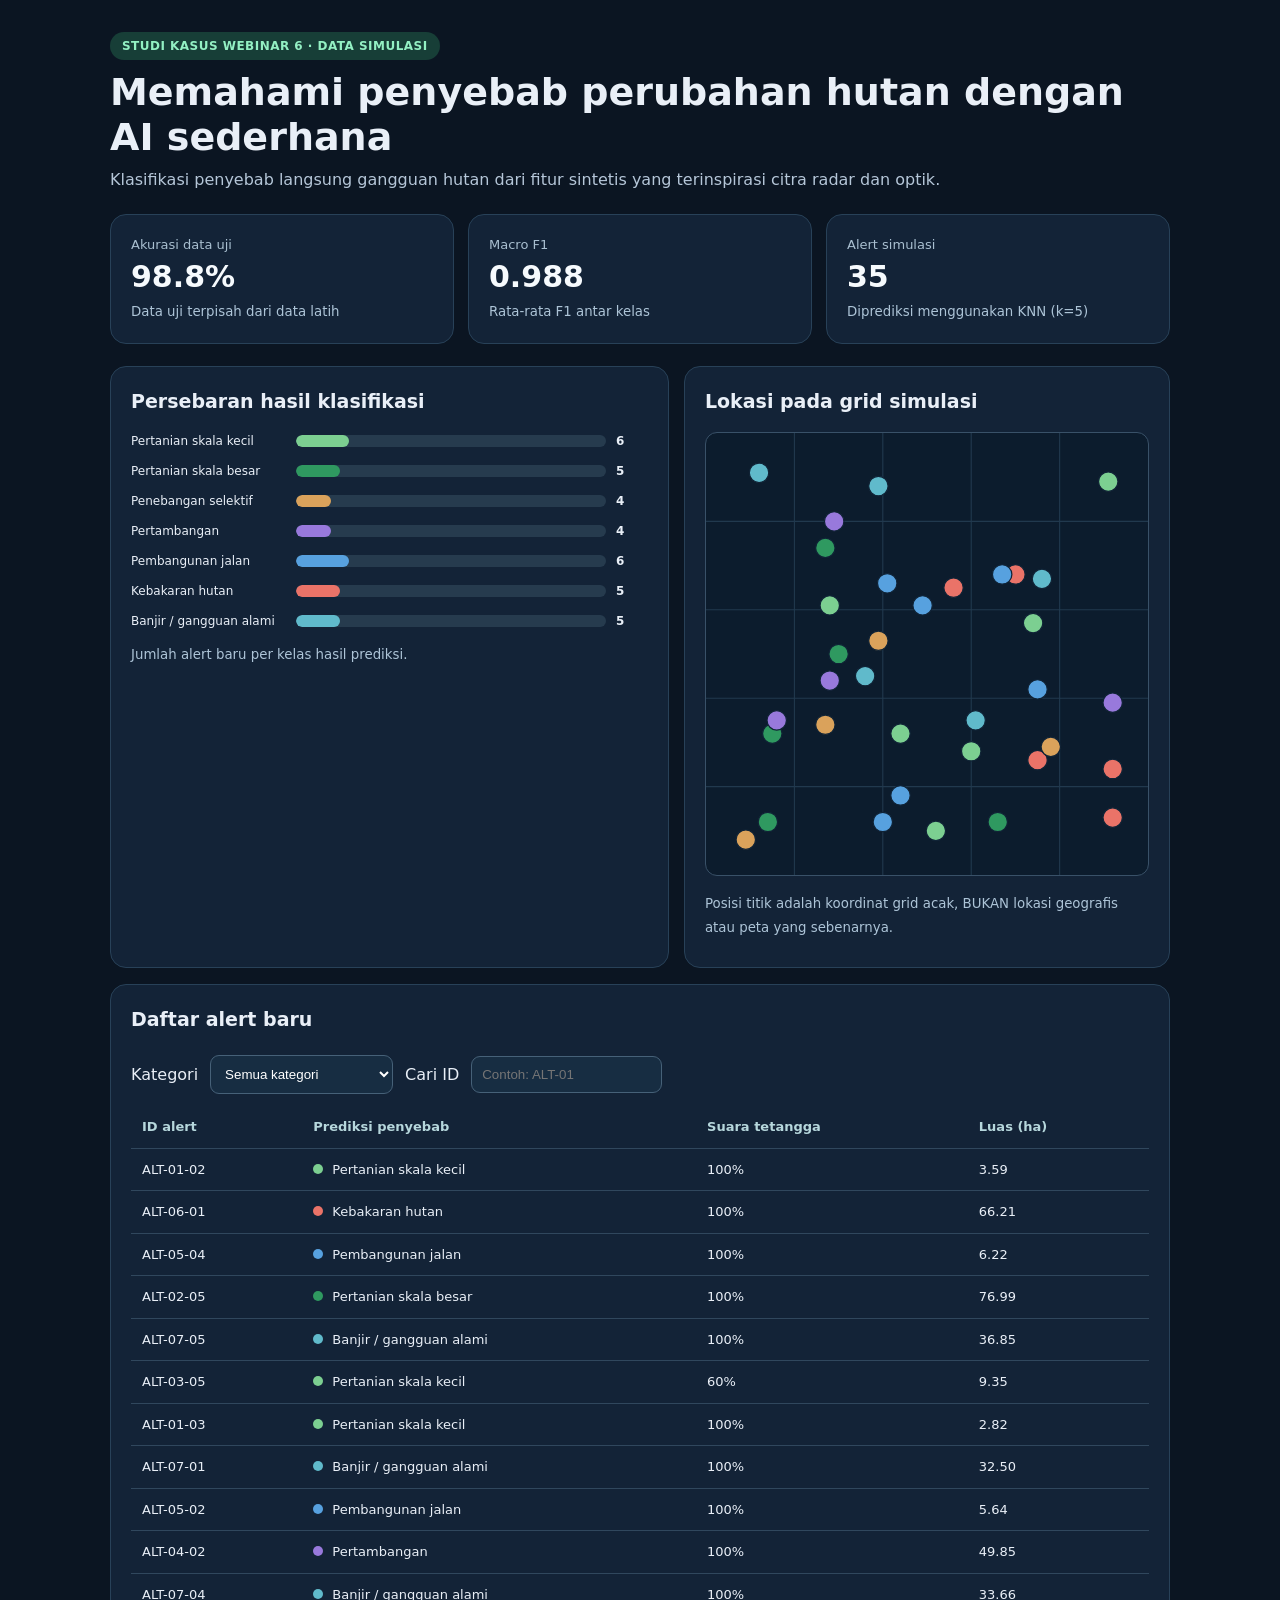
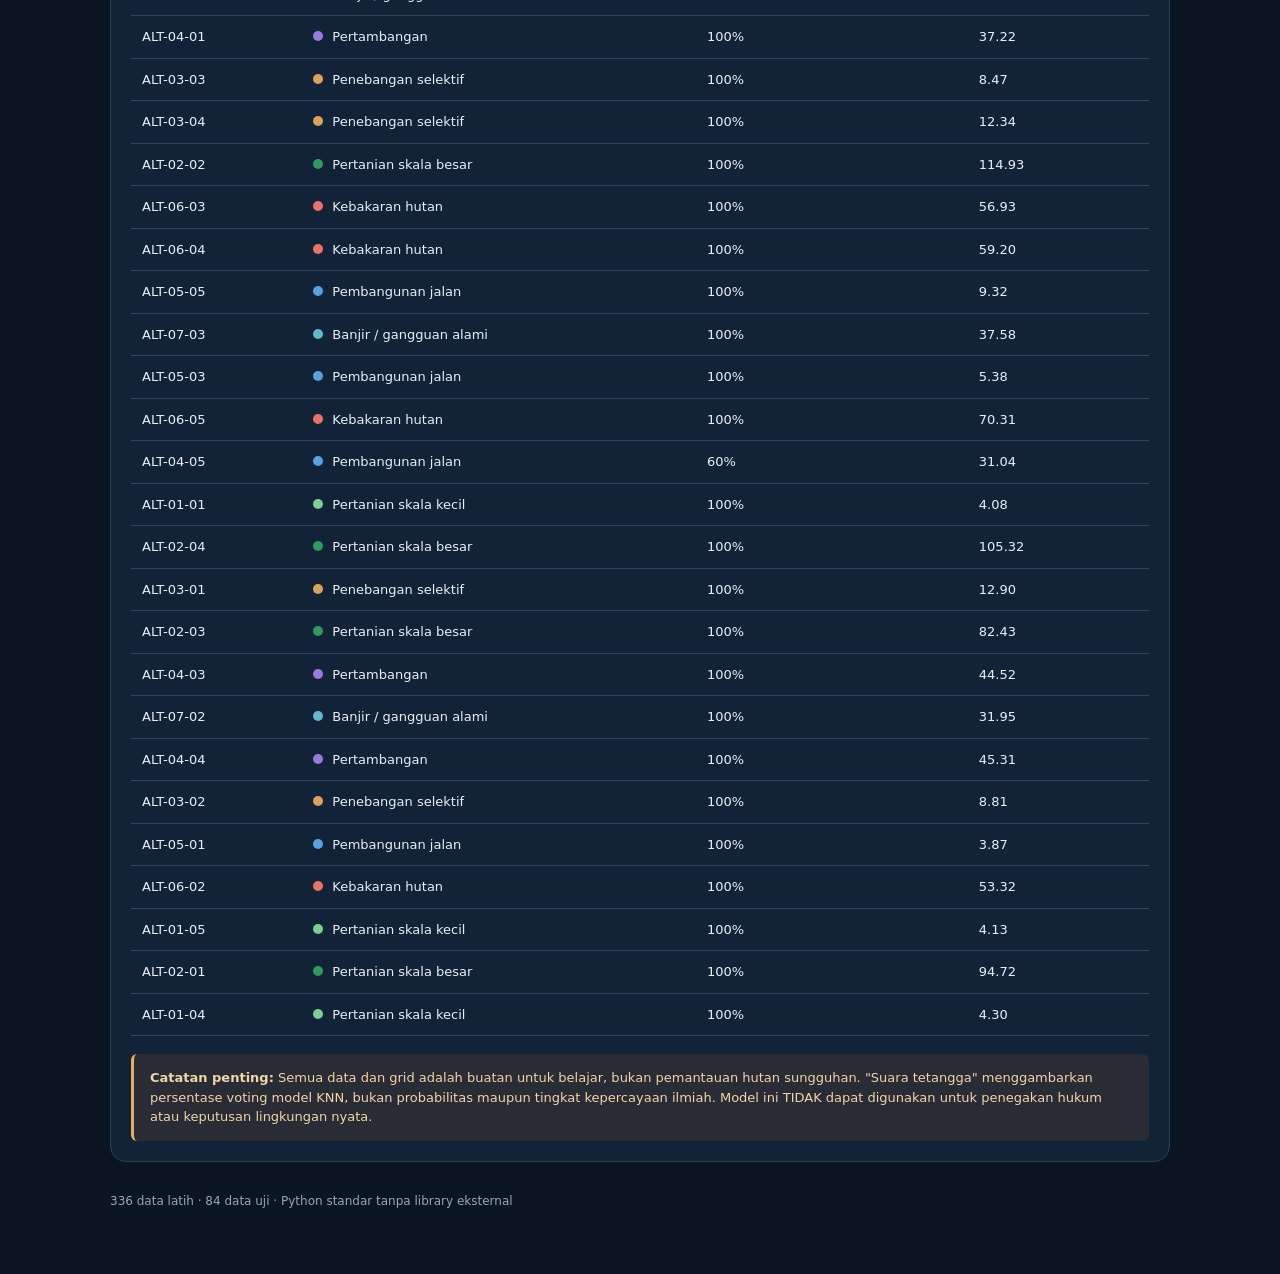
<file: webinar_6_studi_kasus_implementasi/hasil/dashboard_hasil.html>
<!doctype html>
<html lang="id"><head><meta charset="UTF-8"><meta name="viewport" content="width=device-width, initial-scale=1">
<title>Simulasi Pemantauan Gangguan Hutan - Webinar 6</title>
<style>
:root{font-family:system-ui,-apple-system,'Segoe UI',sans-serif;color:#e9eff7;background:#0b1522;line-height:1.5}
*{box-sizing:border-box}body{margin:0}main{max-width:1100px;margin:auto;padding:32px 20px 64px}
h1{margin:10px 0 6px;font-size:clamp(26px,4vw,38px);line-height:1.18}h2{margin:0 0 16px;font-size:19px}
p{color:#b5c6d8;margin:8px 0}small{color:#adc4d7}.tag{display:inline-flex;background:#173e37;color:#93f0c3;padding:5px 12px;border-radius:30px;font-weight:700;font-size:12px;letter-spacing:.04em}
.cards{display:grid;grid-template-columns:repeat(3,minmax(0,1fr));gap:14px;margin:22px 0}
.card,.panel{background:#132337;border:1px solid #284158;border-radius:16px;padding:20px}
.value{font-size:30px;font-weight:800;color:#f6fafd}.label{font-size:13px;color:#a9bfd0}
.layout{display:grid;grid-template-columns:1.15fr 1fr;gap:15px}.barrow{display:grid;grid-template-columns:155px 1fr 32px;gap:10px;align-items:center;margin:12px 0;font-size:12px}
.barbg{background:#263b4e;height:12px;overflow:hidden;border-radius:30px}.barbg>div{height:100%;border-radius:30px}
svg{width:100%;height:auto;background:#0c1c2d;border:1px solid #395168;border-radius:12px}
.toolbar{display:flex;flex-wrap:wrap;align-items:center;gap:12px;margin:22px 0 12px}
select,input{background:#172d42;color:#fff;border:1px solid #466178;border-radius:9px;padding:10px;max-width:100%}
.tablewrap{overflow:auto}table{border-collapse:collapse;width:100%;min-width:610px}th,td{text-align:left;padding:11px;border-bottom:1px solid #30475d;font-size:13px}th{color:#b6d7dc}
.dot{display:inline-block;width:10px;height:10px;border-radius:50%;margin-right:9px}
.note{margin-top:18px;padding:14px 16px;border-left:3px solid #e5af60;background:#292b35;border-radius:6px;color:#f0d5a8;font-size:13px}
footer{margin-top:30px;color:#93a7bb;font-size:12px}
@media(max-width:800px){.layout{grid-template-columns:1fr}.cards{grid-template-columns:1fr}.barrow{grid-template-columns:142px 1fr 28px}}
</style></head><body><main>
<div class="tag">STUDI KASUS WEBINAR 6 · DATA SIMULASI</div>
<h1>Memahami penyebab perubahan hutan dengan AI sederhana</h1>
<p>Klasifikasi penyebab langsung gangguan hutan dari fitur sintetis yang terinspirasi citra radar dan optik.</p>
<div class="cards">
<div class="card"><div class="label">Akurasi data uji</div><div class="value">98.8%</div><small>Data uji terpisah dari data latih</small></div>
<div class="card"><div class="label">Macro F1</div><div class="value">0.988</div><small>Rata-rata F1 antar kelas</small></div>
<div class="card"><div class="label">Alert simulasi</div><div class="value" id="jumlah-alert">35</div><small>Diprediksi menggunakan KNN (k=5)</small></div>
</div>
<div class="layout"><section class="panel"><h2>Persebaran hasil klasifikasi</h2><div class="barrow"><span>Pertanian skala kecil</span><div class="barbg"><div style="width:17.14%;background:#7ccf91"></div></div><strong>6</strong></div><div class="barrow"><span>Pertanian skala besar</span><div class="barbg"><div style="width:14.29%;background:#2f9960"></div></div><strong>5</strong></div><div class="barrow"><span>Penebangan selektif</span><div class="barbg"><div style="width:11.43%;background:#daa25b"></div></div><strong>4</strong></div><div class="barrow"><span>Pertambangan</span><div class="barbg"><div style="width:11.43%;background:#9879dc"></div></div><strong>4</strong></div><div class="barrow"><span>Pembangunan jalan</span><div class="barbg"><div style="width:17.14%;background:#57a1df"></div></div><strong>6</strong></div><div class="barrow"><span>Kebakaran hutan</span><div class="barbg"><div style="width:14.29%;background:#ea7368"></div></div><strong>5</strong></div><div class="barrow"><span>Banjir / gangguan alami</span><div class="barbg"><div style="width:14.29%;background:#60bacb"></div></div><strong>5</strong></div>
<p><small>Jumlah alert baru per kelas hasil prediksi.</small></p></section>
<section class="panel"><h2>Lokasi pada grid simulasi</h2>
<svg viewBox="0 0 100 100" aria-label="Persebaran alert di grid sintetis" role="img">
<g stroke="#21394e" stroke-width=".25"><path d="M20 0V100 M40 0V100 M60 0V100 M80 0V100 M0 20H100 M0 40H100 M0 60H100 M0 80H100"/></g>
<circle data-category="Pertanian skala kecil" cx="28.00" cy="39.00" r="2.2" fill="#7ccf91" stroke="#102336" stroke-width="0.28"><title>ALT-01-02: Pertanian skala kecil</title></circle>
<circle data-category="Kebakaran hutan" cx="75.00" cy="74.00" r="2.2" fill="#ea7368" stroke="#102336" stroke-width="0.28"><title>ALT-06-01: Kebakaran hutan</title></circle>
<circle data-category="Pembangunan jalan" cx="44.00" cy="82.00" r="2.2" fill="#57a1df" stroke="#102336" stroke-width="0.28"><title>ALT-05-04: Pembangunan jalan</title></circle>
<circle data-category="Pertanian skala besar" cx="15.00" cy="68.00" r="2.2" fill="#2f9960" stroke="#102336" stroke-width="0.28"><title>ALT-02-05: Pertanian skala besar</title></circle>
<circle data-category="Banjir / gangguan alami" cx="61.00" cy="65.00" r="2.2" fill="#60bacb" stroke="#102336" stroke-width="0.28"><title>ALT-07-05: Banjir / gangguan alami</title></circle>
<circle data-category="Pertanian skala kecil" cx="74.00" cy="43.00" r="2.2" fill="#7ccf91" stroke="#102336" stroke-width="0.28"><title>ALT-03-05: Pertanian skala kecil</title></circle>
<circle data-category="Pertanian skala kecil" cx="60.00" cy="72.00" r="2.2" fill="#7ccf91" stroke="#102336" stroke-width="0.28"><title>ALT-01-03: Pertanian skala kecil</title></circle>
<circle data-category="Banjir / gangguan alami" cx="36.00" cy="55.00" r="2.2" fill="#60bacb" stroke="#102336" stroke-width="0.28"><title>ALT-07-01: Banjir / gangguan alami</title></circle>
<circle data-category="Pembangunan jalan" cx="49.00" cy="39.00" r="2.2" fill="#57a1df" stroke="#102336" stroke-width="0.28"><title>ALT-05-02: Pembangunan jalan</title></circle>
<circle data-category="Pertambangan" cx="16.00" cy="65.00" r="2.2" fill="#9879dc" stroke="#102336" stroke-width="0.28"><title>ALT-04-02: Pertambangan</title></circle>
<circle data-category="Banjir / gangguan alami" cx="12.00" cy="9.00" r="2.2" fill="#60bacb" stroke="#102336" stroke-width="0.28"><title>ALT-07-04: Banjir / gangguan alami</title></circle>
<circle data-category="Pertambangan" cx="29.00" cy="20.00" r="2.2" fill="#9879dc" stroke="#102336" stroke-width="0.28"><title>ALT-04-01: Pertambangan</title></circle>
<circle data-category="Penebangan selektif" cx="78.00" cy="71.00" r="2.2" fill="#daa25b" stroke="#102336" stroke-width="0.28"><title>ALT-03-03: Penebangan selektif</title></circle>
<circle data-category="Penebangan selektif" cx="39.00" cy="47.00" r="2.2" fill="#daa25b" stroke="#102336" stroke-width="0.28"><title>ALT-03-04: Penebangan selektif</title></circle>
<circle data-category="Pertanian skala besar" cx="27.00" cy="26.00" r="2.2" fill="#2f9960" stroke="#102336" stroke-width="0.28"><title>ALT-02-02: Pertanian skala besar</title></circle>
<circle data-category="Kebakaran hutan" cx="70.00" cy="32.00" r="2.2" fill="#ea7368" stroke="#102336" stroke-width="0.28"><title>ALT-06-03: Kebakaran hutan</title></circle>
<circle data-category="Kebakaran hutan" cx="92.00" cy="87.00" r="2.2" fill="#ea7368" stroke="#102336" stroke-width="0.28"><title>ALT-06-04: Kebakaran hutan</title></circle>
<circle data-category="Pembangunan jalan" cx="75.00" cy="58.00" r="2.2" fill="#57a1df" stroke="#102336" stroke-width="0.28"><title>ALT-05-05: Pembangunan jalan</title></circle>
<circle data-category="Banjir / gangguan alami" cx="39.00" cy="12.00" r="2.2" fill="#60bacb" stroke="#102336" stroke-width="0.28"><title>ALT-07-03: Banjir / gangguan alami</title></circle>
<circle data-category="Pembangunan jalan" cx="40.00" cy="88.00" r="2.2" fill="#57a1df" stroke="#102336" stroke-width="0.28"><title>ALT-05-03: Pembangunan jalan</title></circle>
<circle data-category="Kebakaran hutan" cx="56.00" cy="35.00" r="2.2" fill="#ea7368" stroke="#102336" stroke-width="0.28"><title>ALT-06-05: Kebakaran hutan</title></circle>
<circle data-category="Pembangunan jalan" cx="67.00" cy="32.00" r="2.2" fill="#57a1df" stroke="#102336" stroke-width="0.28"><title>ALT-04-05: Pembangunan jalan</title></circle>
<circle data-category="Pertanian skala kecil" cx="44.00" cy="68.00" r="2.2" fill="#7ccf91" stroke="#102336" stroke-width="0.28"><title>ALT-01-01: Pertanian skala kecil</title></circle>
<circle data-category="Pertanian skala besar" cx="66.00" cy="88.00" r="2.2" fill="#2f9960" stroke="#102336" stroke-width="0.28"><title>ALT-02-04: Pertanian skala besar</title></circle>
<circle data-category="Penebangan selektif" cx="27.00" cy="66.00" r="2.2" fill="#daa25b" stroke="#102336" stroke-width="0.28"><title>ALT-03-01: Penebangan selektif</title></circle>
<circle data-category="Pertanian skala besar" cx="14.00" cy="88.00" r="2.2" fill="#2f9960" stroke="#102336" stroke-width="0.28"><title>ALT-02-03: Pertanian skala besar</title></circle>
<circle data-category="Pertambangan" cx="92.00" cy="61.00" r="2.2" fill="#9879dc" stroke="#102336" stroke-width="0.28"><title>ALT-04-03: Pertambangan</title></circle>
<circle data-category="Banjir / gangguan alami" cx="76.00" cy="33.00" r="2.2" fill="#60bacb" stroke="#102336" stroke-width="0.28"><title>ALT-07-02: Banjir / gangguan alami</title></circle>
<circle data-category="Pertambangan" cx="28.00" cy="56.00" r="2.2" fill="#9879dc" stroke="#102336" stroke-width="0.28"><title>ALT-04-04: Pertambangan</title></circle>
<circle data-category="Penebangan selektif" cx="9.00" cy="92.00" r="2.2" fill="#daa25b" stroke="#102336" stroke-width="0.28"><title>ALT-03-02: Penebangan selektif</title></circle>
<circle data-category="Pembangunan jalan" cx="41.00" cy="34.00" r="2.2" fill="#57a1df" stroke="#102336" stroke-width="0.28"><title>ALT-05-01: Pembangunan jalan</title></circle>
<circle data-category="Kebakaran hutan" cx="92.00" cy="76.00" r="2.2" fill="#ea7368" stroke="#102336" stroke-width="0.28"><title>ALT-06-02: Kebakaran hutan</title></circle>
<circle data-category="Pertanian skala kecil" cx="91.00" cy="11.00" r="2.2" fill="#7ccf91" stroke="#102336" stroke-width="0.28"><title>ALT-01-05: Pertanian skala kecil</title></circle>
<circle data-category="Pertanian skala besar" cx="30.00" cy="50.00" r="2.2" fill="#2f9960" stroke="#102336" stroke-width="0.28"><title>ALT-02-01: Pertanian skala besar</title></circle>
<circle data-category="Pertanian skala kecil" cx="52.00" cy="90.00" r="2.2" fill="#7ccf91" stroke="#102336" stroke-width="0.28"><title>ALT-01-04: Pertanian skala kecil</title></circle></svg><p><small>Posisi titik adalah koordinat grid acak, BUKAN lokasi geografis atau peta yang sebenarnya.</small></p>
</section></div>
<section class="panel" style="margin-top:16px"><h2>Daftar alert baru</h2>
<div class="toolbar"><label for="kategori">Kategori</label><select id="kategori"><option value="">Semua kategori</option><option value="Pertanian skala kecil">Pertanian skala kecil</option><option value="Pertanian skala besar">Pertanian skala besar</option><option value="Penebangan selektif">Penebangan selektif</option><option value="Pertambangan">Pertambangan</option><option value="Pembangunan jalan">Pembangunan jalan</option><option value="Kebakaran hutan">Kebakaran hutan</option><option value="Banjir / gangguan alami">Banjir / gangguan alami</option></select>
<label for="cari">Cari ID</label><input id="cari" placeholder="Contoh: ALT-01" type="search"></div>
<div class="tablewrap"><table><thead><tr><th>ID alert</th><th>Prediksi penyebab</th><th>Suara tetangga</th><th>Luas (ha)</th></tr></thead>
<tbody><tr data-category="Pertanian skala kecil"><td>ALT-01-02</td><td><span class="dot" style="background:#7ccf91"></span>Pertanian skala kecil</td><td>100%</td><td>3.59</td></tr>
<tr data-category="Kebakaran hutan"><td>ALT-06-01</td><td><span class="dot" style="background:#ea7368"></span>Kebakaran hutan</td><td>100%</td><td>66.21</td></tr>
<tr data-category="Pembangunan jalan"><td>ALT-05-04</td><td><span class="dot" style="background:#57a1df"></span>Pembangunan jalan</td><td>100%</td><td>6.22</td></tr>
<tr data-category="Pertanian skala besar"><td>ALT-02-05</td><td><span class="dot" style="background:#2f9960"></span>Pertanian skala besar</td><td>100%</td><td>76.99</td></tr>
<tr data-category="Banjir / gangguan alami"><td>ALT-07-05</td><td><span class="dot" style="background:#60bacb"></span>Banjir / gangguan alami</td><td>100%</td><td>36.85</td></tr>
<tr data-category="Pertanian skala kecil"><td>ALT-03-05</td><td><span class="dot" style="background:#7ccf91"></span>Pertanian skala kecil</td><td>60%</td><td>9.35</td></tr>
<tr data-category="Pertanian skala kecil"><td>ALT-01-03</td><td><span class="dot" style="background:#7ccf91"></span>Pertanian skala kecil</td><td>100%</td><td>2.82</td></tr>
<tr data-category="Banjir / gangguan alami"><td>ALT-07-01</td><td><span class="dot" style="background:#60bacb"></span>Banjir / gangguan alami</td><td>100%</td><td>32.50</td></tr>
<tr data-category="Pembangunan jalan"><td>ALT-05-02</td><td><span class="dot" style="background:#57a1df"></span>Pembangunan jalan</td><td>100%</td><td>5.64</td></tr>
<tr data-category="Pertambangan"><td>ALT-04-02</td><td><span class="dot" style="background:#9879dc"></span>Pertambangan</td><td>100%</td><td>49.85</td></tr>
<tr data-category="Banjir / gangguan alami"><td>ALT-07-04</td><td><span class="dot" style="background:#60bacb"></span>Banjir / gangguan alami</td><td>100%</td><td>33.66</td></tr>
<tr data-category="Pertambangan"><td>ALT-04-01</td><td><span class="dot" style="background:#9879dc"></span>Pertambangan</td><td>100%</td><td>37.22</td></tr>
<tr data-category="Penebangan selektif"><td>ALT-03-03</td><td><span class="dot" style="background:#daa25b"></span>Penebangan selektif</td><td>100%</td><td>8.47</td></tr>
<tr data-category="Penebangan selektif"><td>ALT-03-04</td><td><span class="dot" style="background:#daa25b"></span>Penebangan selektif</td><td>100%</td><td>12.34</td></tr>
<tr data-category="Pertanian skala besar"><td>ALT-02-02</td><td><span class="dot" style="background:#2f9960"></span>Pertanian skala besar</td><td>100%</td><td>114.93</td></tr>
<tr data-category="Kebakaran hutan"><td>ALT-06-03</td><td><span class="dot" style="background:#ea7368"></span>Kebakaran hutan</td><td>100%</td><td>56.93</td></tr>
<tr data-category="Kebakaran hutan"><td>ALT-06-04</td><td><span class="dot" style="background:#ea7368"></span>Kebakaran hutan</td><td>100%</td><td>59.20</td></tr>
<tr data-category="Pembangunan jalan"><td>ALT-05-05</td><td><span class="dot" style="background:#57a1df"></span>Pembangunan jalan</td><td>100%</td><td>9.32</td></tr>
<tr data-category="Banjir / gangguan alami"><td>ALT-07-03</td><td><span class="dot" style="background:#60bacb"></span>Banjir / gangguan alami</td><td>100%</td><td>37.58</td></tr>
<tr data-category="Pembangunan jalan"><td>ALT-05-03</td><td><span class="dot" style="background:#57a1df"></span>Pembangunan jalan</td><td>100%</td><td>5.38</td></tr>
<tr data-category="Kebakaran hutan"><td>ALT-06-05</td><td><span class="dot" style="background:#ea7368"></span>Kebakaran hutan</td><td>100%</td><td>70.31</td></tr>
<tr data-category="Pembangunan jalan"><td>ALT-04-05</td><td><span class="dot" style="background:#57a1df"></span>Pembangunan jalan</td><td>60%</td><td>31.04</td></tr>
<tr data-category="Pertanian skala kecil"><td>ALT-01-01</td><td><span class="dot" style="background:#7ccf91"></span>Pertanian skala kecil</td><td>100%</td><td>4.08</td></tr>
<tr data-category="Pertanian skala besar"><td>ALT-02-04</td><td><span class="dot" style="background:#2f9960"></span>Pertanian skala besar</td><td>100%</td><td>105.32</td></tr>
<tr data-category="Penebangan selektif"><td>ALT-03-01</td><td><span class="dot" style="background:#daa25b"></span>Penebangan selektif</td><td>100%</td><td>12.90</td></tr>
<tr data-category="Pertanian skala besar"><td>ALT-02-03</td><td><span class="dot" style="background:#2f9960"></span>Pertanian skala besar</td><td>100%</td><td>82.43</td></tr>
<tr data-category="Pertambangan"><td>ALT-04-03</td><td><span class="dot" style="background:#9879dc"></span>Pertambangan</td><td>100%</td><td>44.52</td></tr>
<tr data-category="Banjir / gangguan alami"><td>ALT-07-02</td><td><span class="dot" style="background:#60bacb"></span>Banjir / gangguan alami</td><td>100%</td><td>31.95</td></tr>
<tr data-category="Pertambangan"><td>ALT-04-04</td><td><span class="dot" style="background:#9879dc"></span>Pertambangan</td><td>100%</td><td>45.31</td></tr>
<tr data-category="Penebangan selektif"><td>ALT-03-02</td><td><span class="dot" style="background:#daa25b"></span>Penebangan selektif</td><td>100%</td><td>8.81</td></tr>
<tr data-category="Pembangunan jalan"><td>ALT-05-01</td><td><span class="dot" style="background:#57a1df"></span>Pembangunan jalan</td><td>100%</td><td>3.87</td></tr>
<tr data-category="Kebakaran hutan"><td>ALT-06-02</td><td><span class="dot" style="background:#ea7368"></span>Kebakaran hutan</td><td>100%</td><td>53.32</td></tr>
<tr data-category="Pertanian skala kecil"><td>ALT-01-05</td><td><span class="dot" style="background:#7ccf91"></span>Pertanian skala kecil</td><td>100%</td><td>4.13</td></tr>
<tr data-category="Pertanian skala besar"><td>ALT-02-01</td><td><span class="dot" style="background:#2f9960"></span>Pertanian skala besar</td><td>100%</td><td>94.72</td></tr>
<tr data-category="Pertanian skala kecil"><td>ALT-01-04</td><td><span class="dot" style="background:#7ccf91"></span>Pertanian skala kecil</td><td>100%</td><td>4.30</td></tr></tbody></table></div>
<div class="note"><strong>Catatan penting:</strong> Semua data dan grid adalah buatan untuk belajar, bukan pemantauan hutan sungguhan. "Suara tetangga" menggambarkan persentase voting model KNN, bukan probabilitas maupun tingkat kepercayaan ilmiah. Model ini TIDAK dapat digunakan untuk penegakan hukum atau keputusan lingkungan nyata.</div>
</section><footer>336 data latih · 84 data uji · Python standar tanpa library eksternal</footer>
</main><script>
const sel=document.getElementById('kategori'),cari=document.getElementById('cari');
function filter(){
  const kategori=sel.value,query=cari.value.trim().toLowerCase();let count=0;
  document.querySelectorAll('tbody tr').forEach(tr=>{
    const ok=(!kategori||tr.dataset.category===kategori)&&tr.cells[0].textContent.toLowerCase().includes(query);
    tr.hidden=!ok;if(ok)count++;
  });
  document.querySelectorAll('svg circle[data-category]').forEach(c=>{c.style.opacity=(!kategori||c.dataset.category===kategori)?1:.08});
  document.getElementById('jumlah-alert').textContent=count;
}
sel.addEventListener('change',filter);cari.addEventListener('input',filter);
</script></body></html>
</file>
